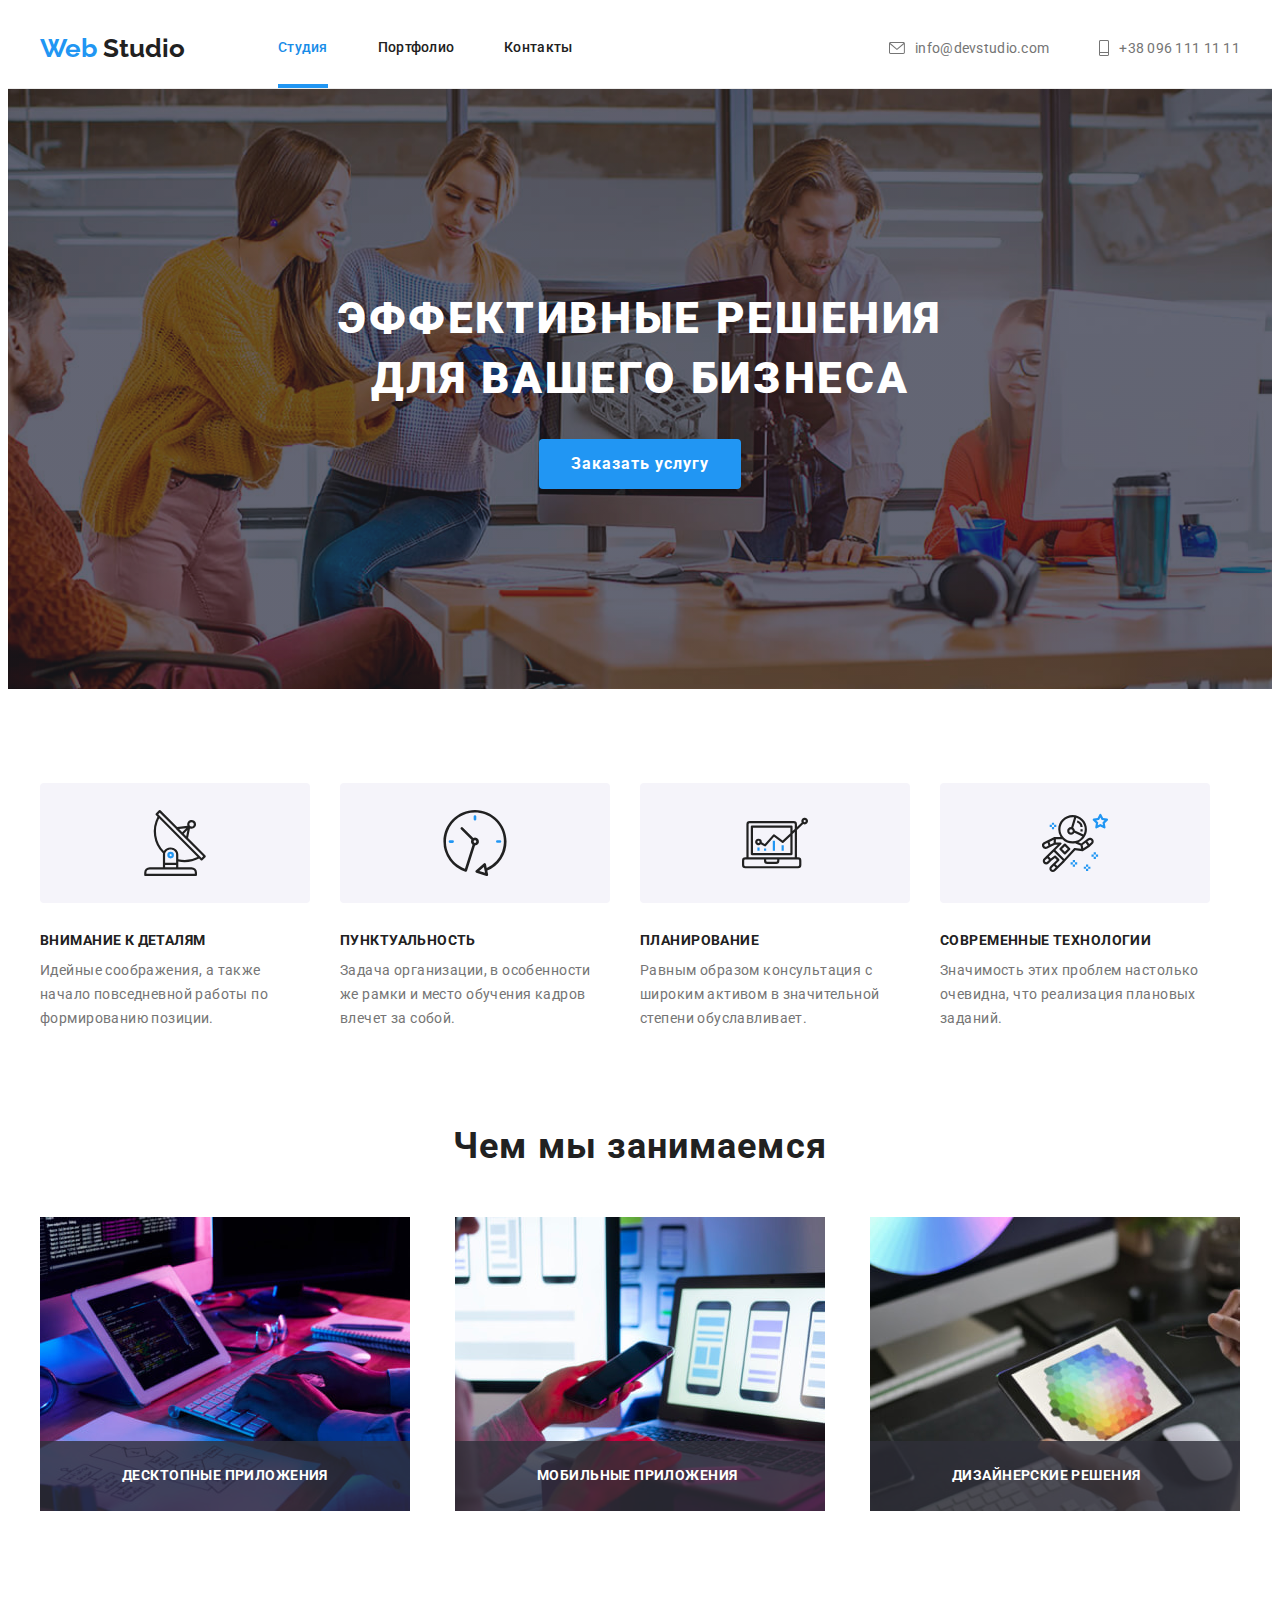
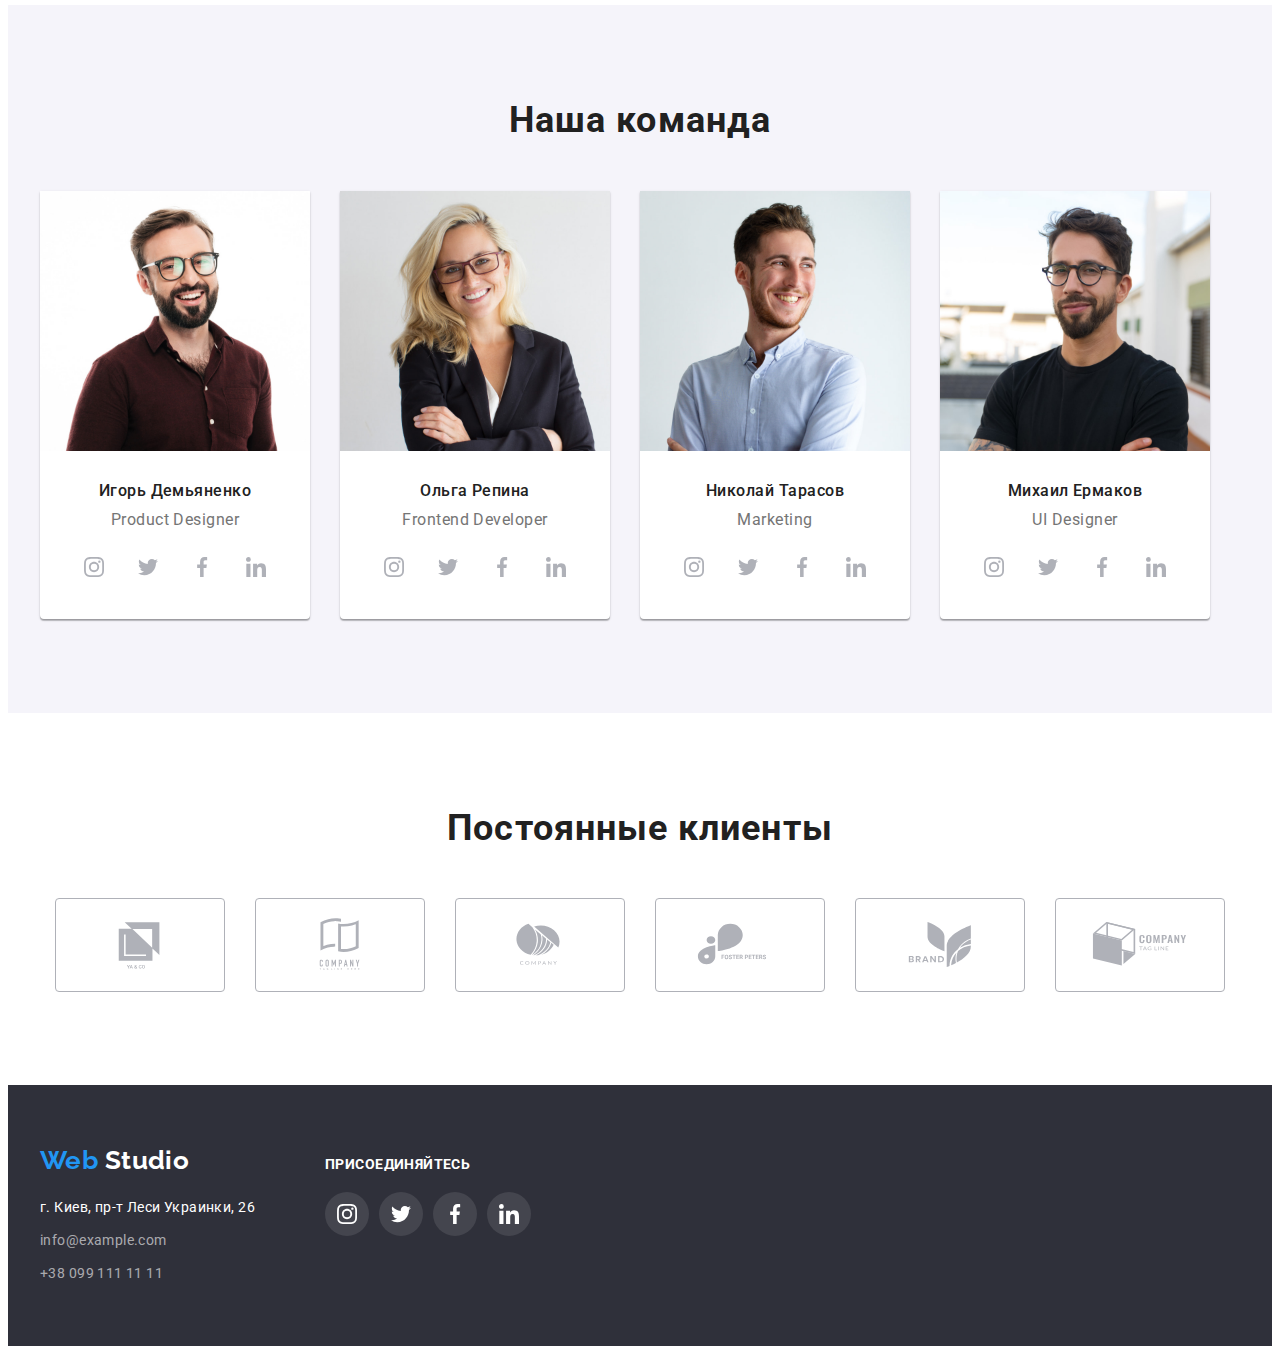
<file: index.html>
<!DOCTYPE html>
<html lang="ru">
	<head>
		<meta charset="UTF-8" />
		<meta http-equiv="X-UA-Compatible" content="IE=edge" />
		<meta name="viewport" content="width=device-width, initial-scale=1.0" />
		<title>Document</title>
		<!-- project fonts -->
		<link rel="preconnect" href="https://fonts.googleapis.com" />
		<link rel="preconnect" href="https://fonts.gstatic.com" crossorigin />
		<link
			href="https://fonts.googleapis.com/css2?family=Raleway:wght@700&family=Roboto:wght@400;500;700;900&display=swap"
			rel="stylesheet"
		/>
		<link
			rel="stylesheet"
			href="https://cdnjs.cloudflare.com/ajax/libs/modern-normalize/1.1.0/modern-normalize.min.css"
			integrity="sha512-wpPYUAdjBVSE4KJnH1VR1HeZfpl1ub8YT/NKx4PuQ5NmX2tKuGu6U/JRp5y+Y8XG2tV+wKQpNHVUX03MfMFn9Q=="
			crossorigin="anonymous"
			referrerpolicy="no-referrer"
		/>
		<link rel="stylesheet" href="./css/styles.css" />
	</head>
	<body>
		<!-- site head -->
		<header class="head">
			<div class="container head-container">
				<nav class="head-base-nav">
					<a class="site-logo" href="index.html" lang="en">
						Web
						<span class="site-logo-part">Studio</span>
					</a>
					<ul class="navigation">
						<li class="navigation-list">
							<a class="navigation-links current" href="index.html">Студия</a>
						</li>
						<li class="navigation-list"><a class="navigation-links" href="./portfolio.html">Портфолио</a></li>
						<li class="navigation-list"><a class="navigation-links" href="#">Контакты</a></li>
					</ul>
				</nav>
				<ul class="head-contacts">
					<li class="head-contacts-list">
						<a class="navigation-contacts" href="mailto:info@devstudio.com">
							<svg class="mail-logo" width="16" height="12">
								<use href="./images/sprite.svg#icon-envelope"></use>
							</svg>
							info@devstudio.com
						</a>
					</li>
					<li class="head-contacts-list">
						<a class="navigation-contacts" href="tel:+380961111111">
							<svg class="phone-icon" width="10" height="16">
								<use href="./images/sprite.svg#icon-phone"></use>
							</svg>
							+38 096 111 11 11
						</a>
					</li>
				</ul>
			</div>
		</header>
		<main>
			<!-- heroic -->
			<section class="heroic">
				<div class="container hero-container">
					<h1 class="heroic-header">Эффективные решения для вашего бизнеса</h1>
					<button class="heroic-button" type="button" data-modal-open>Заказать услугу</button>
					<div class="backdrop is-hidden" data-modal>
						<div class="modal-wrapper">
							<button class="modal-btn" type="button" data-modal-close>
								<svg width="11" height="11">
									<use href="./images/close.svg#close"></use>
								</svg>
							</button>
							<form class="modal-form"></form>
						</div>
					</div>
				</div>
			</section>
			<!-- our feauters -->
			<section class="feauters section">
				<div class="container">
					<h2 class="feauters-head" hidden>Наши особенности</h2>
					<ul class="feauters-list">
						<li class="features-list-block">
							<div class="feauters-icon-container">
								<svg width="66" height="70">
									<use href="./images/feauters.svg#icon-antenna"></use>
								</svg>
							</div>

							<h3 class="feauters-chapters">Внимание к деталям</h3>

							<p class="feauters-text">
								Идейные соображения, а также начало повседневной работы по формированию позиции.
							</p>
						</li>
						<li class="features-list-block">
							<div class="feauters-icon-container">
								<svg width="66" height="70">
									<use href="./images/feauters.svg#icon-clock"></use>
								</svg>
							</div>

							<h3 class="feauters-chapters">Пунктуальность</h3>

							<p class="feauters-text">
								Задача организации, в особенности же рамки и место обучения кадров влечет за собой.
							</p>
						</li>
						<li class="features-list-block">
							<div class="feauters-icon-container">
								<svg width="66" height="70">
									<use href="./images/feauters.svg#icon-diagram"></use>
								</svg>
							</div>
							<h3 class="feauters-chapters">Планирование</h3>
							<p class="feauters-text">
								Равным образом консультация с широким активом в значительной степени обуславливает.
							</p>
						</li>
						<li class="features-list-block">
							<div class="feauters-icon-container">
								<svg width="66" height="70">
									<use href="./images/feauters.svg#icon-astronaut"></use>
								</svg>
							</div>

							<h3 class="feauters-chapters">Современные технологии</h3>

							<p class="feauters-text">Значимость этих проблем настолько очевидна, что реализация плановых заданий.</p>
						</li>
					</ul>
				</div>
			</section>
			<!-- our activities  -->
			<section class="activities section">
				<div class="container">
					<h2 class="activities-head">Чем мы занимаемся</h2>
					<ul class="activities-list">
						<li class="activities-imagies">
							<img
								class="activities-img"
								src="./images/activities/img1.jpg"
								alt="Разработка бизнес сайтов"
								width="370"
							/>
							<p class="activities-imagies-description">Десктопные приложения</p>
						</li>
						<li class="activities-imagies">
							<img src="./images/activities/img2.jpg" alt="Адаптивная верстка" width="370" />
							<p class="activities-imagies-description">Мобильные приложения</p>
						</li>
						<li class="activities-imagies">
							<img src="./images/activities/img3.jpg" alt="Разработка дизайна сайта" width="370" />
							<p class="activities-imagies-description">Дизайнерские решения</p>
						</li>
					</ul>
				</div>
			</section>
			<!-- our team -->
			<section class="team section">
				<div class="container">
					<h2 class="team-head">Наша команда</h2>
					<ul class="team-list">
						<li class="team-member">
							<img src="./images/team/igor-demjanenko.jpg" alt="Product Designer" width="270" />
							<div class="team-member-info">
								<h3 class="team-member-name">Игорь Демьяненко</h3>
								<p class="team-member-position" lang="en">Product Designer</p>
								<ul class="team-social-links">
									<li class="team-social-items">
										<a class="team-social-link" href="#" rel="noopener noreferrer" aria-label="иконка Instagramm">
											<svg class="team-social-icon" width="20" height="20">
												<use href="./images/sprite.svg#icon-instagram"></use>
											</svg>
										</a>
									</li>
									<li class="team-social-items">
										<a class="team-social-link" href="#" rel="noopener noreferrer" aria-label="иконка Twitter">
											<svg class="team-social-icon" width="20" height="20">
												<use href="./images/sprite.svg#icon-twitter"></use>
											</svg>
										</a>
									</li>
									<li class="team-social-items">
										<a class="team-social-link" href="#" rel="noopener noreferrer" aria-label="иконка Facebook">
											<svg class="team-social-icon" width="20" height="20">
												<use href="./images/sprite.svg#icon-facebook"></use>
											</svg>
										</a>
									</li>
									<li class="team-social-items">
										<a class="team-social-link" href="#" rel="noopener noreferrer" aria-label="иконка LinkedIn">
											<svg class="team-social-icon" width="20" height="20">
												<use href="./images/sprite.svg#icon-linkedin"></use>
											</svg>
										</a>
									</li>
								</ul>
							</div>
						</li>
						<li class="team-member">
							<img src="./images/team/olga-repina.jpg" alt="Frontend Developer" width="270" />
							<div class="team-member-info">
								<h3 class="team-member-name">Ольга Репина</h3>
								<p class="team-member-position" lang="en">Frontend Developer</p>
								<ul class="team-social-links">
									<li class="team-social-items">
										<a class="team-social-link" href="#" rel="noopener noreferrer" aria-label="иконка Instagramm">
											<svg class="team-social-icon" width="20" height="20">
												<use href="./images/sprite.svg#icon-instagram"></use>
											</svg>
										</a>
									</li>
									<li class="team-social-items">
										<a class="team-social-link" href="#" rel="noopener noreferrer" aria-label="иконка Twitter">
											<svg class="team-social-icon" width="20" height="20">
												<use href="./images/sprite.svg#icon-twitter"></use>
											</svg>
										</a>
									</li>
									<li class="team-social-items">
										<a class="team-social-link" href="#" rel="noopener noreferrer" aria-label="иконка Facebook">
											<svg class="team-social-icon" width="20" height="20">
												<use href="./images/sprite.svg#icon-facebook"></use>
											</svg>
										</a>
									</li>
									<li class="team-social-items">
										<a class="team-social-link" href="#" rel="noopener noreferrer" aria-label="иконка LinkedIn">
											<svg class="team-social-icon" width="20" height="20">
												<use href="./images/sprite.svg#icon-linkedin"></use>
											</svg>
										</a>
									</li>
								</ul>
							</div>
						</li>
						<li class="team-member">
							<img src="./images/team/nikolay-tarasov.jpg" alt="Marketing" width="270" />
							<div class="team-member-info">
								<h3 class="team-member-name">Николай Тарасов</h3>
								<p class="team-member-position" lang="en">Marketing</p>
								<ul class="team-social-links">
									<li class="team-social-items">
										<a class="team-social-link" href="#" rel="noopener noreferrer" aria-label="иконка Instagramm">
											<svg class="team-social-icon" width="20" height="20">
												<use href="./images/sprite.svg#icon-instagram"></use>
											</svg>
										</a>
									</li>
									<li class="team-social-items">
										<a class="team-social-link" href="#" rel="noopener noreferrer" aria-label="иконка Twitter">
											<svg class="team-social-icon" width="20" height="20">
												<use href="./images/sprite.svg#icon-twitter"></use>
											</svg>
										</a>
									</li>
									<li class="team-social-items">
										<a class="team-social-link" href="#" rel="noopener noreferrer" aria-label="иконка Facebook">
											<svg class="team-social-icon" width="20" height="20">
												<use href="./images/sprite.svg#icon-facebook"></use>
											</svg>
										</a>
									</li>
									<li class="team-social-items">
										<a class="team-social-link" href="#" rel="noopener noreferrer" aria-label="иконка LinkedIn">
											<svg class="team-social-icon" width="20" height="20">
												<use href="./images/sprite.svg#icon-linkedin"></use>
											</svg>
										</a>
									</li>
								</ul>
							</div>
						</li>
						<li class="team-member">
							<img src="./images/team/mikhail-ermakov.jpg" alt="Михаил Ермаков" width="270" />
							<div class="team-member-info">
								<h3 class="team-member-name">Михаил Ермаков</h3>
								<p class="team-member-position" lang="en">UI Designer</p>
								<ul class="team-social-links">
									<li class="team-social-items">
										<a class="team-social-link" href="#" rel="noopener noreferrer" aria-label="иконка Instagramm">
											<svg class="team-social-icon" width="20" height="20">
												<use href="./images/sprite.svg#icon-instagram"></use>
											</svg>
										</a>
									</li>
									<li class="team-social-items">
										<a class="team-social-link" href="#" rel="noopener noreferrer" aria-label="иконка Twitter">
											<svg class="team-social-icon" width="20" height="20">
												<use href="./images/sprite.svg#icon-twitter"></use>
											</svg>
										</a>
									</li>
									<li class="team-social-items">
										<a class="team-social-link" href="#" rel="noopener noreferrer" aria-label="иконка Facebook">
											<svg class="team-social-icon" width="20" height="20">
												<use href="./images/sprite.svg#icon-facebook"></use>
											</svg>
										</a>
									</li>
									<li class="team-social-items">
										<a class="team-social-link" href="#" rel="noopener noreferrer" aria-label="иконка LinkedIn">
											<svg class="team-social-icon" width="20" height="20">
												<use href="./images/sprite.svg#icon-linkedin"></use>
											</svg>
										</a>
									</li>
								</ul>
							</div>
						</li>
					</ul>
				</div>
			</section>
			<!-- our clients -->
			<section class="clients section">
				<div class="container">
					<h2 class="clients-header">Постоянные клиенты</h2>
					<ul class="clients-list">
						<li class="client-list-item">
							<a class="client-link" href="#">
								<svg class="client-item" width="106" height="60">
									<use href="./images/sprite.svg#icon-client-logo-1"></use>
								</svg>
							</a>
						</li>
						<li class="client-list-item">
							<a class="client-link" href="#">
								<svg class="client-item" width="106" height="60">
									<use href="./images/sprite.svg#icon-client-logo-2"></use>
								</svg>
							</a>
						</li>
						<li class="client-list-item">
							<a class="client-link" href="#">
								<svg class="client-item" width="106" height="60">
									<use href="./images/sprite.svg#icon-client-logo-3"></use>
								</svg>
							</a>
						</li>
						<li class="client-list-item">
							<a class="client-link" href="#">
								<svg class="client-item" width="106" height="60">
									<use href="./images/sprite.svg#icon-client-logo-4"></use>
								</svg>
							</a>
						</li>
						<li class="client-list-item">
							<a class="client-link" href="#">
								<svg class="client-item" width="106" height="60">
									<use href="./images/sprite.svg#icon-client-logo-5"></use>
								</svg>
							</a>
						</li>
						<li class="client-list-item">
							<a class="client-link" href="#">
								<svg class="client-item" width="106" height="60">
									<use href="./images/sprite.svg#icon-client-logo-6"></use>
								</svg>
							</a>
						</li>
					</ul>
				</div>
			</section>
		</main>
		<!-- footer -->
		<footer class="bottom">
			<div class="container bottom-container">
				<div class="bottom-address main">
					<a class="bottom-site-logo" href="index.html" lang="en">
						Web
						<span class="site-logo-part-2">Studio</span>
					</a>
					<address class="bottom-address">
						<p class="address">г. Киев, пр-т Леси Украинки, 26</p>
						<ul class="bottom-list">
							<li class="bottom-list-mail">
								<a class="bottom-nav-links" href="mailto:info@example.com">info@example.com</a>
							</li>
							<li>
								<a class="bottom-nav-links" href="tel:+380991111111">+38 099 111 11 11</a>
							</li>
						</ul>
					</address>
				</div>
				<div class="bottom-social">
					<h3 class="bottom-social-head">ПРИСОЕДИНЯЙТЕСЬ</h3>
					<ul class="bottom-social-links">
						<li class="team-social-items">
							<a
								class="team-social-link bottom-social-link"
								href="#"
								rel="noopener noreferrer"
								aria-label="иконка Instagramm"
							>
								<svg class="team-social-icon" width="20" height="20">
									<use href="./images/sprite.svg#icon-instagram"></use>
								</svg>
							</a>
						</li>
						<li class="team-social-items">
							<a
								class="team-social-link bottom-social-link"
								href="#"
								rel="noopener noreferrer"
								aria-label="иконка Twitter"
							>
								<svg class="team-social-icon" width="20" height="20">
									<use href="./images/sprite.svg#icon-twitter"></use>
								</svg>
							</a>
						</li>
						<li class="team-social-items">
							<a
								class="team-social-link bottom-social-link"
								href="#"
								rel="noopener noreferrer"
								aria-label="иконка Facebook"
							>
								<svg class="team-social-icon" width="20" height="20">
									<use href="./images/sprite.svg#icon-facebook"></use>
								</svg>
							</a>
						</li>
						<li class="team-social-items">
							<a
								class="team-social-link bottom-social-link"
								href="#"
								rel="noopener noreferrer"
								aria-label="иконка LinkedIn"
							>
								<svg class="team-social-icon" width="20" height="20">
									<use href="./images/sprite.svg#icon-linkedin"></use>
								</svg>
							</a>
						</li>
					</ul>
				</div>
			</div>
		</footer>
		<script src="./js/modal.js"></script>
	</body>
</html>
</file>
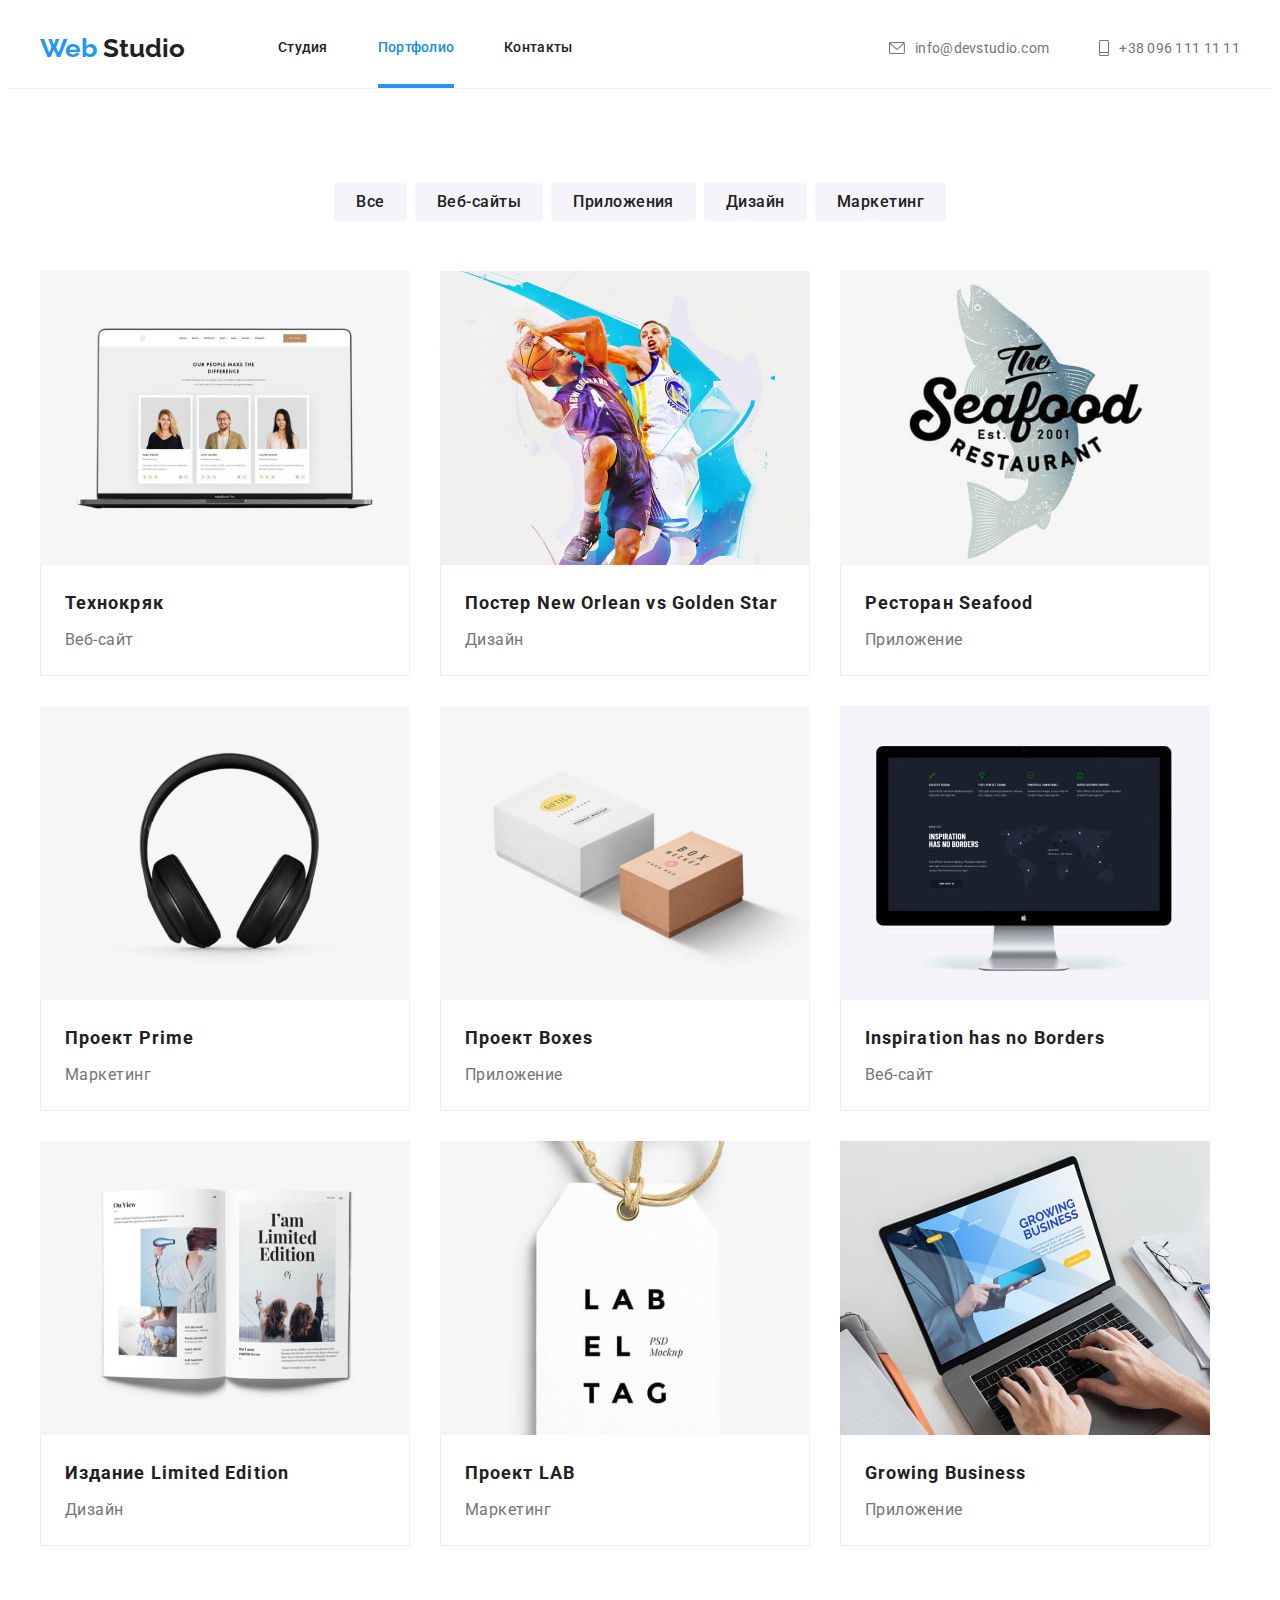
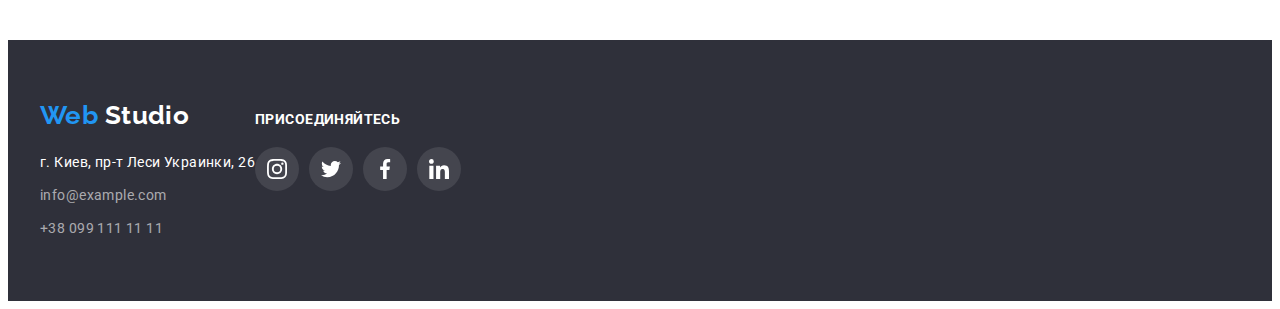
<file: portfolio.html>
<!DOCTYPE html>
<html lang="ru">
	<head>
		<meta charset="UTF-8" />
		<meta http-equiv="X-UA-Compatible" content="IE=edge" />
		<meta name="viewport" content="width=device-width, initial-scale=1.0" />
		<title>Document</title>
		<!-- project fonts -->
		<link rel="preconnect" href="https://fonts.googleapis.com" />
		<link rel="preconnect" href="https://fonts.gstatic.com" crossorigin />
		<link
			href="https://fonts.googleapis.com/css2?family=Raleway:wght@700&family=Roboto:wght@400;500;700;900&display=swap"
			rel="stylesheet"
		/>
		<link
			rel="stylesheet"
			href="https://cdnjs.cloudflare.com/ajax/libs/modern-normalize/1.1.0/modern-normalize.min.css"
			integrity="sha512-wpPYUAdjBVSE4KJnH1VR1HeZfpl1ub8YT/NKx4PuQ5NmX2tKuGu6U/JRp5y+Y8XG2tV+wKQpNHVUX03MfMFn9Q=="
			crossorigin="anonymous"
			referrerpolicy="no-referrer"
		/>
		<link rel="stylesheet" href="./css/styles.css" />
	</head>
	<body>
		<!-- site head -->
		<header class="head">
			<div class="container head-container">
				<nav class="head-base-nav">
					<a class="site-logo" href="index.html" lang="en">
						Web
						<span class="site-logo-part">Studio</span>
					</a>
					<ul class="navigation">
						<li class="navigation-list">
							<a class="navigation-links" href="./index.html">Студия</a>
						</li>
						<li class="navigation-list"><a class="navigation-links current" href="./portfolio.html">Портфолио</a></li>
						<li class="navigation-list"><a class="navigation-links" href="#">Контакты</a></li>
					</ul>
				</nav>
				<ul class="head-contacts">
					<li class="head-contacts-list">
						<a class="navigation-contacts" href="mailto:info@devstudio.com">
							<svg class="mail-logo" width="16" height="12">
								<use href="./images/sprite.svg#icon-envelope"></use>
							</svg>
							info@devstudio.com
						</a>
					</li>
					<li class="head-contacts-list">
						<a class="navigation-contacts" href="tel:+380961111111">
							<svg class="phone-icon" width="10" height="16">
								<use href="./images/sprite.svg#icon-phone"></use>
							</svg>
							+38 096 111 11 11
						</a>
					</li>
				</ul>
			</div>
		</header>
		<main>
			<!-- portfolio section -->
			<section class="portfolio section">
				<div class="container">
					<h1 class="portfolio-head" hidden>Портфолио</h1>
					<!-- filter butttons -->
					<ul class="portfolio-button-list">
						<li class="portfolio-buttons"><button class="filter-button" type="button">Все</button></li>
						<li class="portfolio-buttons"><button class="filter-button" type="button">Веб-сайты</button></li>
						<li class="portfolio-buttons"><button class="filter-button" type="button">Приложения</button></li>
						<li class="portfolio-buttons"><button class="filter-button" type="button">Дизайн</button></li>
						<li class="portfolio-buttons"><button class="filter-button" type="button">Маркетинг</button></li>
					</ul>
					<!-- portfolio references -->
					<ul class="portfolio-list">
						<li class="portfolio-item">
							<a class="portfolio-item-box" href="#">
								<div class="Image-styles">
									<img class="portfolio-image" src="./images/portfolio/project-1.jpg" alt="Технокряк" width="370" />
									<p class="overlay-text">
										Ресурс предлагает комплексные предложения с разным уровнем функционала и сервисов. Все это позволит
										посетителю получить исчерпывающие сведения о компании или частном лице.
									</p>
								</div>
								<div class="card-context">
									<h2 class="portfolio-item-head">Технокряк</h2>
									<p class="portfolio-item-class">Веб-сайт</p>
								</div>
							</a>
						</li>
						<li class="portfolio-item">
							<a class="portfolio-item-box" href="#">
								<div class="Image-styles">
									<img
										class="portfolio-image"
										src="./images/portfolio/project-2.jpg"
										alt="Постер New Orlean vs Golden Star"
										width="370"
									/>
									<p class="overlay-text">
										Ресурс предлагает комплексные предложения с разным уровнем функционала и сервисов. Все это позволит
										посетителю получить исчерпывающие сведения о компании или частном лице.
									</p>
								</div>
								<div class="card-context">
									<h2 class="portfolio-item-head">
										Постер
										<span lang="en">New Orlean vs Golden Star</span>
									</h2>
									<p class="portfolio-item-class">Дизайн</p>
								</div>
							</a>
						</li>

						<li class="portfolio-item">
							<a class="portfolio-item-box" href="#">
								<div class="Image-styles">
									<img
										class="portfolio-image"
										src="./images/portfolio/project-3.jpg"
										alt="Ресторан Seafood"
										width="370"
									/>
									<p class="overlay-text">
										Ресурс предлагает комплексные предложения с разным уровнем функционала и сервисов. Все это позволит
										посетителю получить исчерпывающие сведения о компании или частном лице.
									</p>
								</div>
								<div class="card-context">
									<h2 class="portfolio-item-head">
										Ресторан
										<span lang="en">Seafood</span>
									</h2>
									<p class="portfolio-item-class">Приложение</p>
								</div>
							</a>
						</li>
						<li class="portfolio-item">
							<a class="portfolio-item-box" href="#">
								<div class="Image-styles">
									<img class="portfolio-image" src="./images/portfolio/project-4.jpg" alt="Проект Prime" width="370" />
									<p class="overlay-text">
										Ресурс предлагает комплексные предложения с разным уровнем функционала и сервисов. Все это позволит
										посетителю получить исчерпывающие сведения о компании или частном лице.
									</p>
								</div>
								<div class="card-context">
									<h2 class="portfolio-item-head">
										Проект
										<span lang="en">Prime</span>
									</h2>
									<p class="portfolio-item-class">Маркетинг</p>
								</div>
							</a>
						</li>
						<li class="portfolio-item">
							<a class="portfolio-item-box" href="#">
								<div class="Image-styles">
									<img class="portfolio-image" src="./images/portfolio/project-5.jpg" alt="Проект Boxes" width="370" />
									<p class="overlay-text">
										Ресурс предлагает комплексные предложения с разным уровнем функционала и сервисов. Все это позволит
										посетителю получить исчерпывающие сведения о компании или частном лице.
									</p>
								</div>
								<div class="card-context">
									<h2 class="portfolio-item-head">
										Проект
										<span lang="en">Boxes</span>
									</h2>
									<p class="portfolio-item-class">Приложение</p>
								</div>
							</a>
						</li>
						<li class="portfolio-item">
							<a class="portfolio-item-box" href="#">
								<div class="Image-styles">
									<img
										class="portfolio-image"
										src="./images/portfolio/project-6.jpg"
										alt="Inspiration has no Borders"
										width="370"
									/>
									<p class="overlay-text">
										Ресурс предлагает комплексные предложения с разным уровнем функционала и сервисов. Все это позволит
										посетителю получить исчерпывающие сведения о компании или частном лице.
									</p>
								</div>
								<div class="card-context">
									<h2 class="portfolio-item-head" lang="en">Inspiration has no Borders</h2>
									<p class="portfolio-item-class">Веб-сайт</p>
								</div>
							</a>
						</li>
						<li class="portfolio-item">
							<a class="portfolio-item-box" href="#">
								<div class="Image-styles">
									<img
										class="portfolio-image"
										src="./images/portfolio/project-7.jpg"
										alt="Издание Limited Edition"
										width="370"
									/>
									<p class="overlay-text">
										Ресурс предлагает комплексные предложения с разным уровнем функционала и сервисов. Все это позволит
										посетителю получить исчерпывающие сведения о компании или частном лице.
									</p>
								</div>
								<div class="card-context">
									<h2 class="portfolio-item-head">
										Издание
										<span lang="en">Limited Edition</span>
									</h2>
									<p class="portfolio-item-class">Дизайн</p>
								</div>
							</a>
						</li>
						<li class="portfolio-item">
							<a class="portfolio-item-box" href="#">
								<div class="Image-styles">
									<img class="portfolio-image" src="./images/portfolio/project-8.jpg" alt="Проект LAB" width="370" />
									<p class="overlay-text">
										Ресурс предлагает комплексные предложения с разным уровнем функционала и сервисов. Все это позволит
										посетителю получить исчерпывающие сведения о компании или частном лице.
									</p>
								</div>
								<div class="card-context">
									<h2 class="portfolio-item-head">
										Проект
										<span lang="en">LAB</span>
									</h2>
									<p class="portfolio-item-class">Маркетинг</p>
								</div>
							</a>
						</li>
						<li class="portfolio-item">
							<a class="portfolio-item-box" href="#">
								<div class="Image-styles">
									<img
										class="portfolio-image"
										src="./images/portfolio/project-9.jpg"
										alt="Growing Business"
										width="370"
									/>
									<p class="overlay-text">
										Ресурс предлагает комплексные предложения с разным уровнем функционала и сервисов. Все это позволит
										посетителю получить исчерпывающие сведения о компании или частном лице.
									</p>
								</div>
								<div class="card-context">
									<h2 class="portfolio-item-head" lang="en">Growing Business</h2>
									<p class="portfolio-item-class">Приложение</p>
								</div>
							</a>
						</li>
					</ul>
				</div>
			</section>
		</main>
		<!-- footer -->
		<footer class="bottom">
			<div class="container bottom-container">
				<div class="bottom-address">
					<a lang="en" class="bottom-site-logo" href="index.html">
						Web
						<span class="site-logo-part-2">Studio</span>
					</a>
					<address class="bottom-address">
						<p class="address">г. Киев, пр-т Леси Украинки, 26</p>
						<ul class="bottom-list">
							<li class="bottom-list-mail">
								<a class="bottom-nav-links" href="mailto:info@example.com">info@example.com</a>
							</li>
							<li>
								<a class="bottom-nav-links" href="tel:+380991111111">+38 099 111 11 11</a>
							</li>
						</ul>
					</address>
				</div>
				<div class="bottom-social">
					<p class="bottom-social-head">ПРИСОЕДИНЯЙТЕСЬ</p>
					<ul class="bottom-social-links">
						<li class="team-social-items">
							<a
								class="team-social-link bottom-social-link"
								href="#"
								rel="noopener noreferrer"
								aria-label="иконка Instagramm"
							>
								<svg class="team-social-icon" width="20" height="20">
									<use href="./images/sprite.svg#icon-instagram"></use>
								</svg>
							</a>
						</li>
						<li class="team-social-items">
							<a
								class="team-social-link bottom-social-link"
								href="#"
								rel="noopener noreferrer"
								aria-label="иконка Twitter"
							>
								<svg class="team-social-icon" width="20" height="20">
									<use href="./images/sprite.svg#icon-twitter"></use>
								</svg>
							</a>
						</li>
						<li class="team-social-items">
							<a
								class="team-social-link bottom-social-link"
								href="#"
								rel="noopener noreferrer"
								aria-label="иконка Facebook"
							>
								<svg class="team-social-icon" width="20" height="20">
									<use href="./images/sprite.svg#icon-facebook"></use>
								</svg>
							</a>
						</li>
						<li class="team-social-items">
							<a
								class="team-social-link bottom-social-link"
								href="#"
								rel="noopener noreferrer"
								aria-label="иконка LinkedIn"
							>
								<svg class="team-social-icon" width="20" height="20">
									<use href="./images/sprite.svg#icon-linkedin"></use>
								</svg>
							</a>
						</li>
					</ul>
				</div>
			</div>
		</footer>
	</body>
</html>
</file>
<file: css/styles.css>
:root {
    --main-text-color: #212121;
    --secondary-text-color: #757575;
    --main-button-text-color: #FFFFFF;
    --main-background-color: #FFFFFF;
    --secobdary-background-color: #E5E5E5;
    --third-background-color:#F5F4FA;
    --heroic-background-color: #2F303A;
    --main-hover-color: #2196F3;
    --heroic-button-hover:#188CE8;
    --bottom-links-color: rgba(255, 255, 255, 0.6);
    --head-border-line-color: #ECECEC;
    --heroic-gradient: rgba(47, 48, 58, 0.4);
    --social-icon-color:#AFB1B8;
    --bottom-social-link-background:rgba(255, 255, 255, 0.1);
    --activities-img-ontop:rgba(47, 48, 58, 0.8);
    --btn-border:rgba(0, 0, 0, 0.1);

    --amination: 250ms cubic-bezier(0.4, 0, 0.2, 1);
    
}

/*~~~~~~~~~~~~~~~~~~
 common body styles 
 ~~~~~~~~~~~~~~~~~~*/

body {
    font-family: 'Roboto', sans-serif;
    color:var(--main-text-color);
    background-color: var(--main-background-color);
    font-size: 14px;
}

h1, 
h2, 
h3, 
h4, 
h5, 
h6, 
p {
    margin: 0px;
}

img {
    display: block;
}
ul {
    padding-inline-start: 0px;
    margin-block-end: 0px;
    margin-block-start: 0px;
}

/* ~~~~~~
container
~~~~~~~~*/

.container {
    width: 1200px;
    padding-left: 15px;
    padding-right: 15px;
    margin-left: auto;
    margin-right: auto;
    /* outline: 1px solid tomato; */
}

/*~~~~~~~~~~~~ 
Common section
~~~~~~~~~~~~~~*/

.section {
    padding-top: 94px;
    padding-bottom: 94px;
}

/*~~~~~~~~~~~~
header styles 
~~~~~~~~~~~~~*/

.head {
    background-color: var(--main-background-color);
    list-style-type: none;
    border-bottom: 1px solid var(--head-border-line-color);
    align-items: center;
}
.head-container {
    display: flex;
    align-items: center;
}
.head-base-nav {
    display: flex;
    align-items: center;
}
.head-contacts {
    display: flex;
    align-items: center;
}
.navigation-contacts {
    display: flex;
    align-items: center;
}
.mail-logo {
    margin-right: 10px;
    fill: var(--secondary-text-color);
}
.phone-icon {
    margin-right: 10px;
    fill: var(--secondary-text-color);
}
   
.site-logo {  
  
    font-weight: 700;
    font-family: 'Raleway';
    font-size: 26px;
    line-height: 1.19;
    text-decoration: none;
    color: var(--main-hover-color);
    tab-size: 0px;
    margin-right: 93px;
    padding-top: 24px;
    padding-bottom: 24px;

  
}
.site-logo-part {
    color: var(--main-text-color);
}

.navigation {
    list-style-type: none;
    padding-left: 0px;
    display: flex;
    align-items: center;
    margin-bottom: 0;
    margin-top: 0;
}
.navigation-list {
    margin-right: 50px;
}
.navigation-list:last-child {
    margin-right: 0;
}
.navigation-links {
    text-decoration: none;
    font-weight: 500;
    line-height: 1.14;
    letter-spacing: 0.02em;
    color: currentColor;
    display: block;
    padding-bottom: 32px;
    padding-top: 32px;
    position: relative;
    transition: color var(--amination);
}
/* .navigation-links::after {
    transition: color 250ms cubic-bezier(0.4, 0, 0.2, 1);
} */

.navigation-links:last-child {
    margin-right: 0;
}
.current::after    {
    position: absolute;
    bottom: 0px;
    left: 0px;

    content: "";
    display: block;
    width: 100%;
    height: 4px;
    background-color: var(--main-hover-color);
}
.head-contacts {
    list-style-type: none;
    margin-left: auto;
    display: flex;
    margin-top: 0; 
    margin-bottom: 0;
}
.navigation-contacts {
    text-decoration: none;
    line-height: 16px;
    letter-spacing: 0.02em;
    color: var(--secondary-text-color);
    padding-bottom: 32px;
    padding-top: 32px;
    transition: color var(--amination);
}


.head-contacts-list {
    margin-right: 50px;
}
.head-contacts-list:last-child {
    margin-right: 0;
}
.current {
    color: var(--heroic-button-hover);
}


.navigation-contacts:hover,
.navigation-contacts:focus

 {
    color: var(--main-hover-color);
}
.mail-logo,
.phone-icon
{
    transition: fill var(--amination);
}

/* .navigation-links:hover:after,
.navigation-links:focus:after
 {
    position: absolute;
    bottom: 0px;
    left: 0px;

    content: "";
    display: block;
    width: 100%;
    height: 4px;
    background-color: var(--main-hover-color);
} */

.navigation-links:hover,
.navigation-links:focus {
    color: var(--main-hover-color);
}

.navigation-contacts:hover .mail-logo,
.navigation-contacts:focus .mail-logo,
.navigation-contacts:hover .phone-icon,
.navigation-contacts:focus .phone-icon
{
    fill: var(--main-hover-color);
}
/* ~~~~~~~~~~
modal-form 
~~~~~~~~~~~~~
*/
.backdrop {
    position: fixed;
    z-index: 10;
    top: 0;
    left: 0;
    width: 100%;
    height: 100%;
    background-color: rgba(0, 0, 0, 0.2);
}
.backdrop.is-hidden {
    opacity: 0;
    visibility: hidden;
    pointer-events: none;
}
.modal-wrapper {
    
    position: absolute;
    top: 50%;
    left: 50%;
    transform: translate(-50%,-50%);
    background-color: var(--main-background-color);
    width: 528px;
    height: 581px;
    border-radius: 4px;
}
.modal-btn {
    
    
    position: absolute;
    top: 8px;
    right: 8px;
    display: flex;
    align-items: center;
    justify-content: center;
   
    
    width: 30px;
    height: 30px;
    padding: 0px;

    border: 1px solid var(--btn-border);
    border-radius: 50%;
    background-color: var(--main-background-color);

    cursor: pointer;
}

/* ~~~~~~~~~~
heroic styles 
~~~~~~~~~~~~~
*/

.heroic {
    max-width: 1600px;
    margin-left: auto;
    margin-right: auto;


 
    background-image: linear-gradient(rgba(47, 48, 58, 0.4), rgba(47, 48, 58, 0.4)),
        url(../images/heroic/heroic.png);
   
    background-color: var(--heroic-background-color);
    background-repeat: no-repeat;
    background-position: center;
    background-size: cover;
    

    padding-top: 200px;
    padding-bottom: 200px;
}
.heroic-header {
    margin-bottom: 30px;
    font-weight: 900;
    font-size: 44px;
    line-height: 1.36;    
    text-align: center;
    letter-spacing: 0.06em;
    text-transform: uppercase;
    color: var(--main-button-text-color)
    
}
.heroic-button {
    display: block;
    margin-right: auto;
    margin-left: auto;
    align-items: center;
    text-align: center;
    min-width: 200px;
    min-height: 50px;
    max-width: 240px;
    
    background-color: var(--main-hover-color);
    color: var(--main-button-text-color);
    font-weight: 700;
    box-shadow: 0px 4px 4px rgba(0, 0, 0, 0.15);
    border: 0px;
    border-radius: 4px;
    font-size: 16px;
    line-height: 1.88;    
    letter-spacing: 0.06em;
    cursor: pointer;
    font-family: inherit;
    padding: 10px 32px;
    transition: color,box-shadow 1200ms ease;
   
}

.hero-container {
    width: 696px;
}

.heroic-button:hover,
.heroic-button:focus
 {
    background: var(--heroic-button-hover);
    box-shadow: 0px 4px 4px rgba(0, 0, 0, 0.15);
}

/*~~~~~~~~~~~~ 
feauter styles
 ~~~~~~~~~~~*/

.feauters-head {
    /* visibility: hidden; */
}
.feauters-list {
    list-style-type: none;
    display: flex;
 
}
.features-list-block {
    width: 270px;
}
.features-list-block:not(:last-child){
    margin-right: 30px;
}

.feauters-chapters {
    font-size: 14px;
    font-weight: 700;
    line-height: 1.14;
    letter-spacing: 0.03em;
    text-transform: uppercase;
    margin-bottom: 10px;
}
.feauters-text {
    line-height: 1.71;   
    letter-spacing: 0.03em;
    color: var(--secondary-text-color);
}
.feauters-icons-list {
    list-style-type: none;
    display: flex;
    align-items: center;
    justify-content:space-between;
}
.feauters-icon-container {
    width: 270px;
    height: 120px;
    background-color: var(--third-background-color);
    border-radius: 4px;
    display: flex;
    align-items: center;
    justify-content: center;
    margin-bottom: 30px;
}
/*~~~~~~~~~~~~ 
activities styles
 ~~~~~~~~~~~*/

.activities {
    padding-top: 0;
}
.activities-head {
    font-size: 36px;
    line-height: 1.17;
    font-weight: 700;
    text-align: center;
    letter-spacing: 0.03em;
    margin-bottom: 50px;
}
.activities-list {
    list-style-type: none;
    display: flex;
    justify-content: space-between;
}
.activities-imagies {
    position: relative;
}

.activities-imagies::before {
    text-align: center;
    bottom: 0px;
    left: 0px;
    content: "";
    display: block;
    width: 100%;
    height: 70px;
    position: absolute;
    z-index: 0; 
    background-color: var(--activities-img-ontop);
    
}
.activities-imagies-description {    
  
    position: absolute;
    bottom: 27px;
    left: 82px;
    font-weight: 700;
    line-height: 1.14;
    text-align: center;
    letter-spacing: 0.03em;
    text-transform: uppercase;
    color: var(--main-button-text-color);
}

/*~~~~~~~~~~
 Team styles
~~~~~~~~~~*/

.team {
    background-color: var(--third-background-color);
}
.team-head {
    font-size: 36px;
    font-weight: 700;
    line-height: 1.17;
    text-align: center;
    letter-spacing: 0.03em; 
    margin-bottom: 50px;
}
.team-list {
    list-style-type: none;
    display: flex;
    padding-left: 0;
    margin: 0;
}
.team-member {
    
    background: var(--main-background-color);   
    box-shadow: 0px 1px 3px rgba(0, 0, 0, 0.12),
    0px 1px 1px rgba(0, 0, 0, 0.14),
    0px 2px 1px rgba(0, 0, 0, 0.2);
    border-radius: 0px 0px 4px 4px;
  
}
.team-member:not(:last-child){
    margin-right: 30px;
}
.team-member-info {
    padding: 30px 32px;
}
.team-member-name {
    font-weight: 500;
    font-size: 16px;
    line-height: 1.19;
    text-align: center;
    letter-spacing: 0.03em;
    margin-bottom: 10px;
}
.team-member-position {
    font-size: 16px;
    line-height: 1.19;
    text-align: center;
    letter-spacing: 0.03em;
    color: var(--secondary-text-color);
    margin-bottom: 16px;
}
.team-social-items:not(:last-child){
    margin-right: 10px;
} 


.team-social-links {
    list-style-type: none;
    display: flex;
    justify-content: center;
    align-items: center;
}
.team-social-link
{
    display: flex;
    justify-content: center;
    align-items: center;
    width: 44px;
    height: 44px;
    border-radius: 50%;
    fill: var(--social-icon-color) ;
    transition: background-color var(--amination);
}
.team-social-icon {
    transition: fill var(--amination);
}

.team-social-link:hover .team-social-icon,
.team-social-link:focus .team-social-icon
{
  
    fill: var(--main-button-text-color);
}
.team-social-link:hover,
.team-social-link:focus {
    background-color: var(--main-hover-color);
}
/*~~~~~~~~~~~ 
Clients styles 
~~~~~~~~~~~~*/

.clients-header {
font-weight: 700;
font-size: 36px;
line-height: 1.17;
text-align: center;
letter-spacing: 0.03em;
color: var(--main-text-color);
align-items: center;
margin-bottom: 50px;
}
.clients-list {
    list-style-type: none;
    display: flex;
    align-items: center;
    justify-content: center;
}
.client-list-item {
    display: flex;
    align-items: center;
    justify-content: center;
    width: 170px;
    height: 92px;


}
.client-link {
    display: flex;
    align-items: center;
    justify-content: center;
    width: 170px;
    height: 92px;
    border: 1px solid var(--social-icon-color);
    border-radius: 4px;
    transition: border,border-radius var(--amination);
}
.client-item {
    align-items: center;
    justify-content: center;
}
.client-list-item:not(:last-child) {
    margin-right: 30px;
}

.client-item {
    fill: var(--social-icon-color);
    transition: fill var(--amination);
}
.client-link:hover .client-item, 
.client-link:focus .client-item{

    fill: var(--main-hover-color);
}
.client-link:hover,
.client-link:focus {
    border: 1px solid var(--main-hover-color);
    border-radius: 4px;
}
/*~~~~~~~~~~~ 
Footer styles 
~~~~~~~~~~~~*/

.bottom {
    background-color: #2F303A;
    padding-top: 60px; 
    padding-bottom: 60px;
}
.bottom-container {
    display: flex;
    align-items: baseline;
}
.bottom-site-logo {
    display: inline-block;
    margin-bottom: 20px;
    font-weight: 700;
    font-family: 'Raleway';
    font-size: 26px;
    line-height: 1.19;
    text-decoration: none;
    color: var(--main-hover-color);
    tab-size: 0px;

    
}
.site-logo-part-2 {
    color: var(--main-button-text-color)
}

.main {
    margin-right: 70px;
}
.bottom-address {

    font-style: normal;
    line-height: 1.71;
    letter-spacing: 0.03em;
    color: var(--main-button-text-color)

}
.address {
    margin-bottom: 9px;
}
.bottom-list {
    list-style-type: none;
    padding-left: 0;
    margin: 0;
}
.bottom-nav-links {
    margin-bottom: 0;
    text-decoration: none;
    line-height: 1.71;
    letter-spacing: 0.03em;
    color: var(--bottom-links-color);
    transition: color var(--amination);
}
.bottom-list-mail {
    margin-bottom: 9px;
}

.bottom-nav-links:hover,
.bottom-nav-links:focus{
    color: var(--main-hover-color);
}
.bottom-social-head {
    font-weight: 700;
    font-size: 14px;
    line-height: 16px;
    letter-spacing: 0.03em;
    color: var(--main-button-text-color);
    display: block;
    margin-bottom: 20px;
}
.bottom-social-links {
    display: flex;
    justify-content: left;
    align-items: center;
    list-style-type: none;
    
}
.bottom-social-link>.team-social-icon {
    fill: var(--main-button-text-color);
}
.bottom-social-link {
    background-color: var(--bottom-social-link-background);
}

/*~~~~~~~~~~~~ 
portfolio part
~~~~~~~~~~~~*/

.portfolio {

}

.portfolio-head {
    
}
.portfolio-button-list {
    display: flex;
    justify-content: center;
    list-style-type: none;
    margin-bottom: 50px;
}
.filter-button {
    min-width: 73px;
    min-height: 38px;
    max-width: 150px;

    padding: 6px 22px;
    text-align: center;

    background-color: var(--third-background-color);
    border: 0px;
    border-radius: 4px;
    font-weight: 500;
    font-size: 16px;
    font-family: inherit;
    line-height: 1.63; 
    letter-spacing: 0.03em;
    color: currentColor;
    cursor: pointer;

    transition: color var(--amination), background-color var(--amination), box-shadow var(--amination), 
    border-radius var(--amination);
}
.portfolio-buttons {
    margin-right: 8px;
}
.portfolio-buttons:last-child {
    margin-right: 0;
}

.filter-button:hover,
.filter-button:focus{
    color: var(--main-button-text-color);
    background-color: var(--main-hover-color);
    box-shadow: 0px 3px 1px rgba(0, 0, 0, 0.1),
    0px 1px 2px rgba(0, 0, 0, 0.08),
    0px 2px 2px rgba(0, 0, 0, 0.12);
    border-radius: 4px;
}


.portfolio-list {
    list-style-type: none;
    display: flex;
    flex-wrap: wrap;
}
.portfolio-item {
    width: 370px;
    margin-right: 30px;
    margin-bottom: 30px;
    background: var(--main-background-color);
    box-sizing: border-box;
    transition: box-shadow var(--amination) ;
}
.portfolio-item-box {
 
    transition: box-shadow var(--amination);
}
.Image-styles {
    position: relative;
    overflow: hidden;
}
.overlay-text {
    position: absolute;

    display: inline-block;
    padding: 63px 24px;
    width: 100%;
    height: 100%;
    
    font-size: 18px;
    line-height: 1.56;
    letter-spacing: 0.03em;
    color: var(--main-button-text-color);
    text-align: left;

    top: 0px;
    left: 0px;
    opacity: 0, var(--amination);
    transform: translateY(100%);
    transition: transform var(--amination);
}
.Image-styles::before {
    display: inline-block;
    content: "";
    position: absolute;
    top: 0;
    left: 0;
    width: 100%;
    height: 100%;
    background-color: rgba(33, 150, 243, 0.9);
    opacity: 0, var(--amination);
    transform: translateY(100%);
    transition: transform var(--amination);
}
.portfolio-item-box:hover .Image-styles::before,
.portfolio-item-box:focus .Image-styles::before {
    transform: translateY(0);
    opacity: 1;
}
.portfolio-item-box:hover .overlay-text,
.portfolio-item-box:focus .overlay-text {
    transform: translateY(0);
    opacity: 1;
}
.portfolio-item:hover {
    box-shadow: 0px 1px 1px rgba(0, 0, 0, 0.12), 0px 4px 4px 
    rgba(0, 0, 0, 0.06), 1px 4px 6px rgba(0, 0, 0, 0.16);
}
.portfolio-item-box:focus {
    box-shadow: 0px 1px 1px rgba(0, 0, 0, 0.12), 0px 4px 4px 
    rgba(0, 0, 0, 0.06), 1px 4px 6px rgba(0, 0, 0, 0.16);
}

.portfolio-item:nth-child(3n) {
    margin-right: 0;
}
.portfolio-item:nth-last-child(-n+3) {
    margin-bottom: 0;
} 

.card-context {
    padding: 20px 24px;
    border: 1px solid #EEEEEE;
    border-top: none;
}

.portfolio-item-head {
    margin-bottom: 4px;
    font-size: 18px;
    line-height: 2;
    font-weight: 700;
    letter-spacing: 0.06em;
    color: var(--main-text-color);
}
.portfolio-item-box {
    text-decoration: none;
    display: inline-block;
}
.portfolio-item-class {
    font-size: 16px;
    line-height: 1.88;
    letter-spacing: 0.03em;
    color: var(--secondary-text-color);
}
</file>
